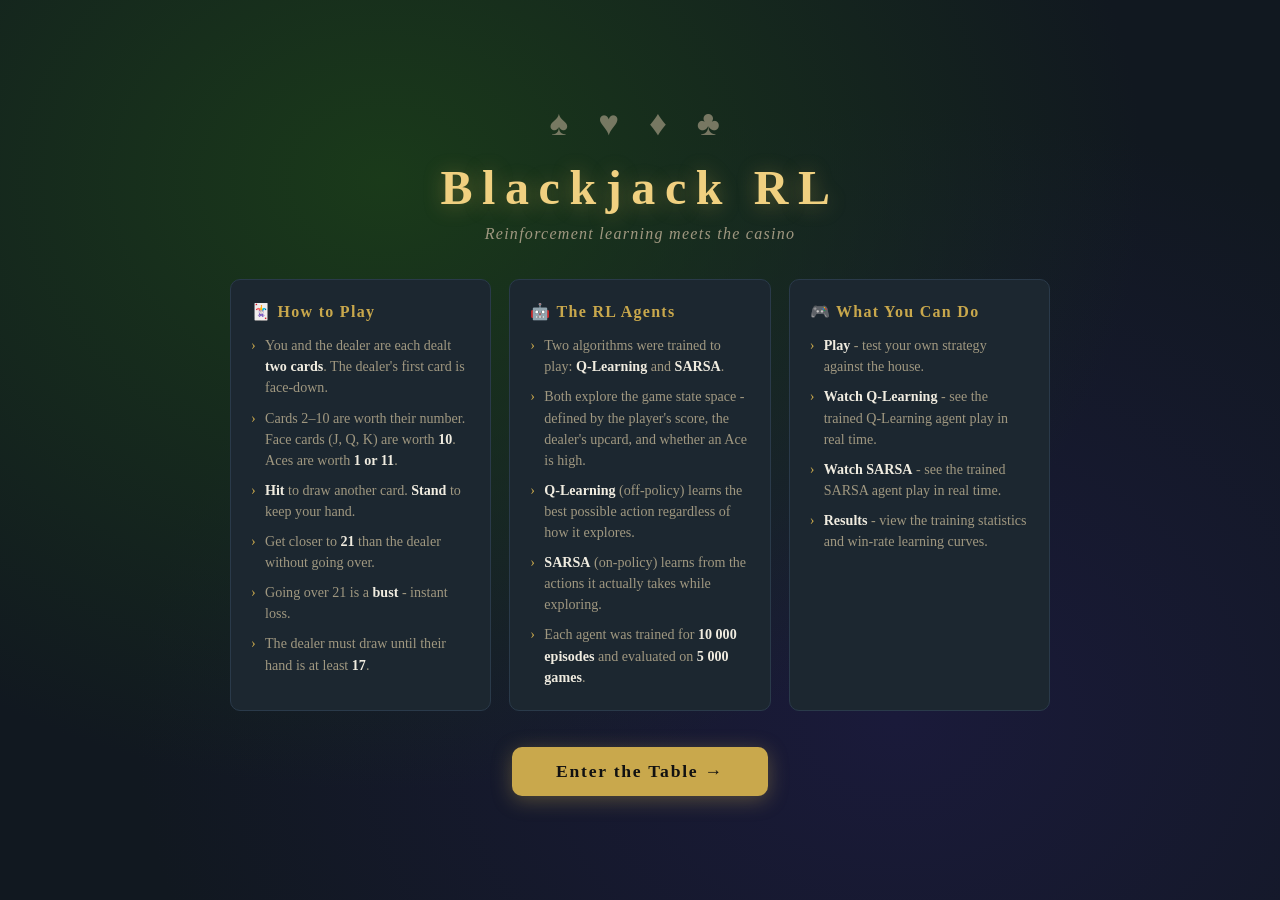
<file: templates/index.html>
<!DOCTYPE html>
<html lang="en">
<head>
  <meta charset="UTF-8" />
  <meta name="viewport" content="width=device-width, initial-scale=1.0" />
  <title>Blackjack RL</title>
  <link rel="stylesheet" href="/static/style.css" />
</head>
<body>

  <!-- ── Start / intro page ────────────────────────────────────────────── -->
  <div id="start-page">

    <div class="start-inner">
      <div class="start-suits">&#9824; &#9829; &#9830; &#9827;</div>
      <h1>Blackjack RL</h1>
      <p class="start-tagline">Reinforcement learning meets the casino</p>

      <div class="start-sections">

        <!-- How to play -->
        <div class="start-card">
          <h2>&#127183; How to Play</h2>
          <ul>
            <li>You and the dealer are each dealt <strong>two cards</strong>. The dealer's first card is face‑down.</li>
            <li>Cards 2–10 are worth their number. Face cards (J, Q, K) are worth <strong>10</strong>. Aces are worth <strong>1 or 11</strong>.</li>
            <li><strong>Hit</strong> to draw another card. <strong>Stand</strong> to keep your hand.</li>
            <li>Get closer to <strong>21</strong> than the dealer without going over.</li>
            <li>Going over 21 is a <strong>bust</strong> - instant loss.</li>
            <li>The dealer must draw until their hand is at least <strong>17</strong>.</li>
          </ul>
        </div>

        <!-- The RL project -->
        <div class="start-card">
          <h2>&#129302; The RL Agents</h2>
          <ul>
            <li>Two algorithms were trained to play: <strong>Q-Learning</strong> and <strong>SARSA</strong>.</li>
            <li>Both explore the game state space - defined by the player's score, the dealer's upcard, and whether an Ace is high.</li>
            <li><strong>Q-Learning</strong> (off-policy) learns the best possible action regardless of how it explores.</li>
            <li><strong>SARSA</strong> (on-policy) learns from the actions it actually takes while exploring.</li>
            <li>Each agent was trained for <strong>10 000 episodes</strong> and evaluated on <strong>5 000 games</strong>.</li>
          </ul>
        </div>

        <!-- Modes -->
        <div class="start-card">
          <h2>&#127918; What You Can Do</h2>
          <ul>
            <li><strong>Play</strong> - test your own strategy against the house.</li>
            <li><strong>Watch Q-Learning</strong> - see the trained Q-Learning agent play in real time.</li>
            <li><strong>Watch SARSA</strong> - see the trained SARSA agent play in real time.</li>
            <li><strong>Results</strong> - view the training statistics and win-rate learning curves.</li>
          </ul>
        </div>

      </div><!-- .start-sections -->

      <button id="btn-start" class="start-btn">Enter the Table &#8594;</button>
    </div>

  </div><!-- #start-page -->

  <!-- ── Header ─────────────────────────────────────────────────────────── -->
  <header class="hidden">
    <h1>&#9824; Blackjack RL &#9829;</h1>
    <p class="subtitle">Reinforcement learning meets the casino</p>
  </header>

  <!-- ── Mode selector ──────────────────────────────────────────────────── -->
  <div class="mode-bar hidden">
    <button class="mode-btn active" data-mode="human">&#128100; Play</button>
    <button class="mode-btn"        data-mode="qlearning">&#129302; Watch Q-Learning</button>
    <button class="mode-btn"        data-mode="sarsa">&#129302; Watch SARSA</button>
    <button class="mode-btn"        data-mode="results">&#128202; Results</button>
  </div>

  <!-- ── Main content ───────────────────────────────────────────────────── -->
  <main class="hidden">

    <!-- Game table (shown in human / AI watch modes) -->
    <section id="game-section">

      <div class="table-felt">

        <!-- Dealer area -->
        <div class="hand-area" id="dealer-area">
          <div class="hand-label">
            <span>DEALER</span>
            <span class="score" id="dealer-score"></span>
          </div>
          <div class="cards" id="dealer-cards"></div>
        </div>

        <!-- Outcome banner -->
        <div class="outcome-banner hidden" id="outcome-banner"></div>

        <!-- Player area -->
        <div class="hand-area" id="player-area">
          <div class="hand-label">
            <span>PLAYER</span>
            <span class="score" id="player-score"></span>
          </div>
          <div class="cards" id="player-cards"></div>
        </div>

      </div><!-- .table-felt -->

      <!-- Human controls -->
      <div class="controls" id="human-controls">
        <button id="btn-new"   class="ctrl-btn primary">New Game</button>
        <button id="btn-hit"   class="ctrl-btn" disabled>Hit</button>
        <button id="btn-stand" class="ctrl-btn" disabled>Stand</button>
      </div>

      <!-- AI watch controls -->
      <div class="controls hidden" id="ai-controls">
        <button id="btn-ai-new" class="ctrl-btn primary">New Game</button>
        <div class="speed-control">
          <label>Speed
            <input type="range" id="speed-slider"
                   min="200" max="1500" value="700" step="100" />
          </label>
          <span id="speed-label">0.7 s / move</span>
        </div>
      </div>

      <!-- Session stats bar -->
      <div class="session-stats">
        <span class="stat win">W <strong id="stat-w">0</strong></span>
        <span class="stat loss">L <strong id="stat-l">0</strong></span>
        <span class="stat push">P <strong id="stat-p">0</strong></span>
        <span class="stat rate">Win rate <strong id="stat-rate">-</strong></span>
      </div>

    </section><!-- #game-section -->

    <!-- Results panel (shown when "Results" mode is active) -->
    <section id="results-section" class="hidden">

      <h2>Experiment Results</h2>
      <p class="results-note">
        From <code>train_agents.py</code> - 10 000 training episodes,
        5 000 evaluation episodes, averaged over 3 random seeds.
      </p>

      <div class="results-table-wrap">
        <table id="results-table">
          <thead>
            <tr>
              <th>Algorithm</th><th>Schedule</th><th>Seed</th>
              <th>Wins</th><th>Losses</th><th>Draws</th>
              <th>Win Rate</th><th>Avg Reward</th>
            </tr>
          </thead>
          <tbody id="results-tbody"></tbody>
        </table>
      </div>

      <h2>Learning Curves</h2>
      <p class="results-note">
        Win rate evaluated every 1 000 training episodes.
        Shaded bands show min–max range across seeds.
      </p>
      <canvas id="curves-canvas" width="800" height="380"></canvas>

    </section><!-- #results-section -->

  </main>

  <script src="/static/script.js"></script>
</body>
</html>
</file>
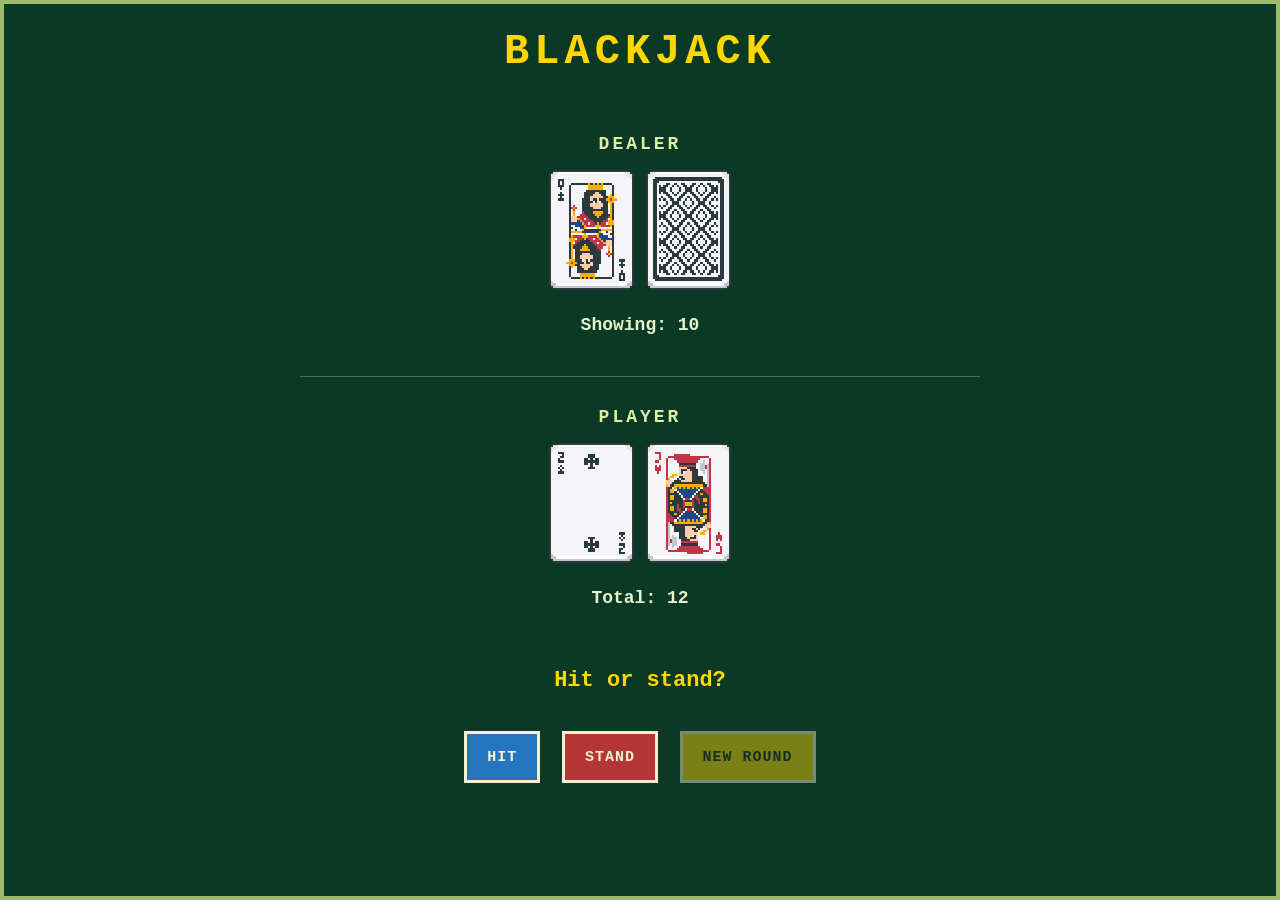
<file: demo.html>
<!DOCTYPE html>
<html lang="en">
<head>
<meta charset="UTF-8">
<meta name="viewport" content="width=device-width, initial-scale=1">
<title>Blackjack</title>

<style>
    * {
        box-sizing: border-box;
    }

    body {
        background: #0c3826;
        border: 4px solid #9dbb68;
        color: #f5f0d0;
        font-family: Consolas, "Courier New", monospace;
        font-weight: bold;
        text-align: center;
        margin: 0;
        min-height: 100vh;
        padding: 14px;
    }

    h1 {
        color: #ffd700;
        font-size: clamp(24px, 6vw, 42px);
        letter-spacing: 5px;
        margin: 10px 0 28px;
        text-transform: uppercase;
    }

    h2 {
        color: #d7f0a3;
        font-size: 18px;
        letter-spacing: 3px;
        margin: 22px 0 10px;
        text-transform: uppercase;
    }

    .hand-area {
        max-width: 680px;
        margin: 22px auto;
        padding: 8px 12px;
    }

    .hand-area + .hand-area {
        border-top: 1px solid #47745b;
    }

    .card {
        display: inline-block;
        width: 85px;
        height: 120px;
        border-radius: 0;
        margin: 6px;
        object-fit: contain;
        vertical-align: middle;
    }

    img.card {
        image-rendering: pixelated;
    }

    .fallback {
        background: #f5f0d0;
        color: #17251b;
        display: grid;
        place-items: center;
        font-size: 30px;
    }

    .score {
        display: inline-block;
        color: #e6f3c9;
        font-size: 18px;
        margin: 12px 0 4px;
        padding: 7px 12px;
        background: #0c3826;
    }

    #message {
        display: grid;
        place-items: center;
        min-height: 58px;
        margin: 24px auto 16px;
        padding: 10px;
        color: #ffd700;
        font-size: clamp(16px, 4vw, 22px);
    }

    button {
        min-height: 52px;
        border: 3px solid #f5f0d0;
        border-radius: 0;
        padding: 12px 20px;
        margin: 6px;
        font: inherit;
        font-size: 15px;
        letter-spacing: 1px;
        text-transform: uppercase;
        cursor: pointer;
        color: #f5f0d0;
        background: #222;
    }

    button:hover:not(:disabled) {
        filter: brightness(1.15);
    }

    button:focus-visible {
        outline: 4px dashed #ffd700;
        outline-offset: 5px;
    }

    button:disabled {
        opacity: 0.45;
        cursor: default;
    }

    #hit {
        background: #2475bd;
    }

    #stand {
        background: #b53636;
    }

    #newRound {
        background: #ffd700;
        color: #222;
    }

    @media (max-width: 480px) {
        .card {
            width: 68px;
            height: 96px;
        }
    }
</style>
</head>

<body>

<h1>BLACKJACK</h1>

<section class="hand-area" aria-labelledby="dealerHeading">
    <h2 id="dealerHeading">Dealer</h2>
    <div id="dealerHand" class="hand"></div>
    <p id="dealerScore" class="score"></p>
</section>

<section class="hand-area" aria-labelledby="playerHeading">
    <h2 id="playerHeading">Player</h2>
    <div id="playerHand" class="hand"></div>
    <p id="playerScore" class="score"></p>
</section>

<div id="message" aria-live="polite"></div>

<button id="hit" onclick="hit()">Hit</button>
<button id="stand" onclick="stand()">Stand</button>
<button id="newRound" onclick="newRound()">New Round</button>

<script>

const suits = ["S", "H", "D", "C"];

const ranks = [
    "A", "2", "3", "4", "5", "6", "7",
    "8", "9", "10", "J", "Q", "K"
];

let deck = [];
let player = [];
let dealer = [];
let roundOver = false;


// Card image filename
function cardImage(card) {
    const suits = {
        S: "spades",
        H: "hearts",
        D: "diamonds",
        C: "clubs"
    };

    const ranks = {
        A: "ace",
        J: "jack",
        Q: "queen",
        K: "king"
    };

    return `cards/${ranks[card.rank] || card.rank}_of_${suits[card.suit]}.png`;
}


// Create a fresh 52-card deck
function createDeck() {
    deck = [];

    for (const suit of suits) {
        for (const rank of ranks) {
            deck.push({ rank, suit });
        }
    }
}


// Fisher-Yates shuffle
function shuffleDeck() {
    for (let i = deck.length - 1; i > 0; i--) {
        const j = Math.floor(Math.random() * (i + 1));

        [deck[i], deck[j]] = [deck[j], deck[i]];
    }
}


// Draw one card
function drawCard() {
    return deck.pop();
}


// Calculate hand value
function handValue(hand) {
    let total = 0;
    let aces = 0;

    for (const card of hand) {
        if (card.rank === "A") {
            total += 11;
            aces++;
        } else if (["J", "Q", "K"].includes(card.rank)) {
            total += 10;
        } else {
            total += Number(card.rank);
        }
    }

    // Convert aces from 11 to 1 as needed
    while (total > 21 && aces > 0) {
        total -= 10;
        aces--;
    }

    return total;
}


// Natural blackjack
function isBlackjack(hand) {
    return hand.length === 2 && handValue(hand) === 21;
}


// Render a hand
function renderHand(elementId, hand, hideHoleCard = false) {
    const container = document.getElementById(elementId);
    container.innerHTML = "";

    hand.forEach((card, index) => {

        if (hideHoleCard && index === 1) {
            const back = document.createElement("img");

            back.className = "card";
            back.src = "cards/back.png";
            back.alt = "Hidden card";
            container.appendChild(back);

        } else {
            const img = document.createElement("img");

            img.className = "card";
            img.alt = card.rank + card.suit;

            // Text fallback if a PNG is missing
            img.onerror = function () {
                const fallback = document.createElement("div");
                const symbols = {
                    S: "♠",
                    H: "♥",
                    D: "♦",
                    C: "♣"
                };

                fallback.className = "card fallback";
                fallback.textContent =
                    card.rank + symbols[card.suit];

                if (["H", "D"].includes(card.suit)) {
                    fallback.style.color = "red";
                }

                img.replaceWith(fallback);
            };

            img.src = cardImage(card);
            container.appendChild(img);
        }
    });
}


// Update the table
function render() {
    renderHand("playerHand", player);
    renderHand("dealerHand", dealer, !roundOver);

    document.getElementById("playerScore").textContent =
        "Total: " + handValue(player);

    document.getElementById("dealerScore").textContent =
        roundOver
            ? "Total: " + handValue(dealer)
            : "Showing: " + handValue([dealer[0]]);

    document.getElementById("hit").disabled = roundOver;
    document.getElementById("stand").disabled = roundOver;
    document.getElementById("newRound").disabled = !roundOver;
}


// Display a message
function message(text) {
    document.getElementById("message").textContent = text;
}


// End the round
function endRound(text) {
    roundOver = true;
    message(text);
    render();
}


// Start a new round
function newRound() {
    player = [];
    dealer = [];
    roundOver = false;

    // All cards returned and reshuffled
    createDeck();
    shuffleDeck();

    // Initial deal
    player.push(drawCard());
    dealer.push(drawCard());
    player.push(drawCard());
    dealer.push(drawCard());

    message("Hit or stand?");
    render();

    // Check initial blackjacks
    const playerBJ = isBlackjack(player);
    const dealerBJ = isBlackjack(dealer);

    if (playerBJ && dealerBJ) {
        endRound("Both blackjack! Push.");
    } else if (playerBJ) {
        endRound("Blackjack! You win!");
    } else if (dealerBJ) {
        endRound("Dealer blackjack! You lose.");
    }
}


// Player hits
function hit() {
    if (roundOver) return;

    player.push(drawCard());

    const total = handValue(player);

    if (total > 21) {
        endRound("Bust! You lose.");
    } else if (total === 21) {
        stand();
    } else {
        render();
    }
}


// Player stands
function stand() {
    if (roundOver) return;

    // Dealer hits until reaching 17
    while (handValue(dealer) < 17) {
        dealer.push(drawCard());
    }

    const playerTotal = handValue(player);
    const dealerTotal = handValue(dealer);

    if (dealerTotal > 21) {
        endRound("Dealer busts! You win!");
    } else if (playerTotal > dealerTotal) {
        endRound("You win!");
    } else if (playerTotal < dealerTotal) {
        endRound("Dealer wins!");
    } else {
        endRound("Push! It's a tie.");
    }
}


// Start immediately
newRound();

</script>
</body>
</html>
</file>
<file: static/style.css>
/* style.css - Blackjack RL web interface */

/* ── Reset & base ─────────────────────────────────────────────────────────── */
*, *::before, *::after { box-sizing: border-box; margin: 0; padding: 0; }

:root {
  --felt:        #1a6b30;
  --felt-dark:   #0f4a21;
  --felt-light:  #237a38;
  --gold:        #c9a84c;
  --gold-light:  #f0d080;
  --text:        #f0ece0;
  --text-dim:    #a09880;
  --card-bg:     #fdfaf2;
  --red:         #c0392b;
  --win-green:   #27ae60;
  --loss-red:    #c0392b;
  --push-gold:   #f39c12;
  --bg:          #111820;
  --panel:       #1c2730;
  --border:      #2a3a4a;
  --radius:      10px;
}

html, body {
  height: 100%;
  font-family: 'Georgia', serif;
  background: var(--bg);
  color: var(--text);
}

/* ── Start page ───────────────────────────────────────────────────────────── */
#start-page {
  min-height: 100vh;
  display: flex;
  align-items: center;
  justify-content: center;
  background:
    radial-gradient(ellipse at 30% 20%, #1a3a1a 0%, transparent 60%),
    radial-gradient(ellipse at 70% 80%, #1a1a3a 0%, transparent 60%),
    var(--bg);
  padding: 32px 16px;
}

.start-inner {
  max-width: 820px;
  width: 100%;
  text-align: center;
}

.start-suits {
  font-size: 2.2rem;
  letter-spacing: .3em;
  margin-bottom: 16px;
  opacity: .7;
}
/* colour the red suits */
.start-suits { color: var(--text-dim); }

.start-inner h1 {
  font-size: 3rem;
  letter-spacing: .2em;
  color: var(--gold-light);
  text-shadow: 0 2px 20px rgba(201,168,76,.4);
  margin-bottom: 10px;
}

.start-tagline {
  font-size: 1rem;
  color: var(--text-dim);
  font-style: italic;
  letter-spacing: .08em;
  margin-bottom: 36px;
}

.start-sections {
  display: grid;
  grid-template-columns: repeat(auto-fit, minmax(230px, 1fr));
  gap: 18px;
  margin-bottom: 36px;
  text-align: left;
}

.start-card {
  background: var(--panel);
  border: 1px solid var(--border);
  border-radius: var(--radius);
  padding: 22px 20px;
}

.start-card h2 {
  font-size: 1rem;
  color: var(--gold);
  letter-spacing: .08em;
  margin-bottom: 14px;
}

.start-card ul {
  list-style: none;
  display: flex;
  flex-direction: column;
  gap: 9px;
}

.start-card li {
  font-size: .88rem;
  color: var(--text-dim);
  line-height: 1.5;
  padding-left: 14px;
  position: relative;
}

.start-card li::before {
  content: "›";
  position: absolute;
  left: 0;
  color: var(--gold);
}

.start-card li strong { color: var(--text); }

.start-btn {
  padding: 14px 44px;
  background: var(--gold);
  border: none;
  border-radius: var(--radius);
  color: #111;
  font-size: 1.1rem;
  font-weight: bold;
  font-family: inherit;
  letter-spacing: .1em;
  cursor: pointer;
  transition: background .2s, transform .15s;
  box-shadow: 0 4px 20px rgba(201,168,76,.35);
}

.start-btn:hover {
  background: var(--gold-light);
  transform: translateY(-2px);
}

/* ── Header ───────────────────────────────────────────────────────────────── */
header {
  text-align: center;
  padding: 28px 0 18px;
  background: linear-gradient(180deg, #0a1018 0%, #111820 100%);
  border-bottom: 2px solid var(--gold);
}

header h1 {
  font-size: 2.4rem;
  letter-spacing: .18em;
  color: var(--gold-light);
  text-shadow: 0 2px 12px rgba(201,168,76,.5);
}

header .subtitle {
  margin-top: 6px;
  font-size: .9rem;
  color: var(--text-dim);
  font-style: italic;
  letter-spacing: .08em;
}

/* ── Mode bar ─────────────────────────────────────────────────────────────── */
.mode-bar {
  display: flex;
  justify-content: center;
  gap: 8px;
  padding: 14px 16px;
  background: var(--panel);
  border-bottom: 1px solid var(--border);
  flex-wrap: wrap;
}

.mode-btn {
  padding: 8px 20px;
  border: 1px solid var(--border);
  border-radius: 20px;
  background: transparent;
  color: var(--text-dim);
  font-size: .9rem;
  cursor: pointer;
  transition: all .2s;
  font-family: inherit;
  letter-spacing: .05em;
}

.mode-btn:hover  { border-color: var(--gold); color: var(--gold); }
.mode-btn.active {
  background: var(--gold);
  border-color: var(--gold);
  color: #111;
  font-weight: bold;
}

/* ── Main layout ──────────────────────────────────────────────────────────── */
main {
  max-width: 860px;
  margin: 32px auto;
  padding: 0 16px;
}

.hidden { display: none !important; }

/* ── Table felt ───────────────────────────────────────────────────────────── */
.table-felt {
  background: radial-gradient(ellipse at 50% 40%,
    var(--felt-light) 0%, var(--felt) 50%, var(--felt-dark) 100%);
  border-radius: 24px;
  border: 6px solid #0a3015;
  box-shadow:
    inset 0 0 60px rgba(0,0,0,.35),
    0 8px 32px rgba(0,0,0,.6);
  padding: 36px 32px;
  min-height: 340px;
  display: flex;
  flex-direction: column;
  gap: 10px;
  position: relative;
}

/* ── Hand areas ───────────────────────────────────────────────────────────── */
.hand-area {
  display: flex;
  flex-direction: column;
  gap: 10px;
}

.hand-label {
  display: flex;
  align-items: baseline;
  gap: 10px;
  font-size: .78rem;
  letter-spacing: .15em;
  color: rgba(255,255,255,.55);
  text-transform: uppercase;
}

.hand-label .score {
  font-size: 1.1rem;
  font-weight: bold;
  color: var(--gold-light);
}

.cards {
  display: flex;
  flex-wrap: wrap;
  gap: 10px;
  min-height: 110px;
  align-items: center;
}

/* ── Playing card ─────────────────────────────────────────────────────────── */
.card {
  width: 72px;
  height: 104px;
  background: var(--card-bg);
  border-radius: 8px;
  box-shadow: 2px 4px 10px rgba(0,0,0,.45);
  display: grid;
  grid-template-rows: 1fr auto 1fr;
  padding: 6px 7px;
  font-weight: bold;
  position: relative;
  animation: deal .25s ease-out;
  flex-shrink: 0;
}

@keyframes deal {
  from { opacity: 0; transform: translateY(-18px) scale(.9); }
  to   { opacity: 1; transform: translateY(0)     scale(1);  }
}

.card .rank-top  { font-size: 1.1rem; line-height: 1; align-self: start; }
.card .suit-mid  {
  font-size: 1.7rem;
  text-align: center;
  line-height: 1;
  align-self: center;
}
.card .rank-bot  {
  font-size: 1.1rem;
  line-height: 1;
  align-self: end;
  text-align: right;
  transform: rotate(180deg);
}

.card.red  { color: var(--red); }
.card.black { color: #1a1a2e; }

/* Face-down / hidden card */
.card.hidden {
  background:
    repeating-linear-gradient(
      45deg,
      #1a3a8a 0px, #1a3a8a 6px,
      #1e44a0 6px, #1e44a0 12px
    );
  border: 2px solid #2244bb;
}
.card.hidden .rank-top,
.card.hidden .suit-mid,
.card.hidden .rank-bot { display: none; }

/* ── Outcome banner ───────────────────────────────────────────────────────── */
.outcome-banner {
  text-align: center;
  font-size: 1.5rem;
  font-weight: bold;
  letter-spacing: .12em;
  padding: 10px 0;
  text-shadow: 0 2px 8px rgba(0,0,0,.5);
  animation: pop .3s ease-out;
}

@keyframes pop {
  from { transform: scale(.7); opacity: 0; }
  to   { transform: scale(1);  opacity: 1; }
}

.outcome-banner.win  { color: #5dfc8a; }
.outcome-banner.loss { color: #ff6b6b; }
.outcome-banner.push { color: var(--gold-light); }

/* ── Controls ─────────────────────────────────────────────────────────────── */
.controls {
  display: flex;
  justify-content: center;
  align-items: center;
  gap: 14px;
  margin-top: 24px;
  flex-wrap: wrap;
}

.ctrl-btn {
  padding: 11px 30px;
  border: 2px solid var(--border);
  border-radius: var(--radius);
  background: var(--panel);
  color: var(--text);
  font-size: 1rem;
  cursor: pointer;
  font-family: inherit;
  letter-spacing: .06em;
  transition: all .2s;
}

.ctrl-btn:hover:not(:disabled) {
  border-color: var(--gold);
  color: var(--gold);
}

.ctrl-btn.primary {
  background: var(--gold);
  border-color: var(--gold);
  color: #111;
  font-weight: bold;
}

.ctrl-btn.primary:hover { background: var(--gold-light); }

.ctrl-btn:disabled {
  opacity: .35;
  cursor: not-allowed;
}

/* Speed control (AI mode) */
.speed-control {
  display: flex;
  align-items: center;
  gap: 10px;
  font-size: .85rem;
  color: var(--text-dim);
}

.speed-control input[type=range] {
  width: 120px;
  accent-color: var(--gold);
}

/* ── Session stats ────────────────────────────────────────────────────────── */
.session-stats {
  display: flex;
  justify-content: center;
  gap: 28px;
  margin-top: 16px;
  font-size: .88rem;
  letter-spacing: .06em;
  color: var(--text-dim);
}

.stat strong { font-size: 1rem; margin-left: 4px; }
.stat.win  strong { color: #5dfc8a; }
.stat.loss strong { color: #ff6b6b; }
.stat.push strong { color: var(--gold-light); }
.stat.rate strong { color: var(--text); }

/* ── Results section ──────────────────────────────────────────────────────── */
#results-section { display: flex; flex-direction: column; gap: 18px; }

#results-section h2 {
  font-size: 1.3rem;
  color: var(--gold-light);
  letter-spacing: .1em;
  border-bottom: 1px solid var(--border);
  padding-bottom: 8px;
}

.results-note {
  font-size: .85rem;
  color: var(--text-dim);
  font-style: italic;
}

.results-note code {
  font-style: normal;
  color: var(--gold);
  background: rgba(201,168,76,.12);
  padding: 1px 5px;
  border-radius: 4px;
}

/* Results table */
.results-table-wrap {
  overflow-x: auto;
  border-radius: var(--radius);
  border: 1px solid var(--border);
}

#results-table {
  width: 100%;
  border-collapse: collapse;
  font-size: .85rem;
}

#results-table th {
  background: #1c2d3a;
  color: var(--gold);
  padding: 10px 12px;
  text-align: left;
  letter-spacing: .06em;
  font-size: .78rem;
  text-transform: uppercase;
}

#results-table td {
  padding: 9px 12px;
  border-top: 1px solid var(--border);
  color: var(--text);
}

#results-table tr:hover td { background: rgba(255,255,255,.04); }

/* Learning curves canvas */
#curves-canvas {
  width: 100%;
  height: auto;
  border-radius: var(--radius);
  background: #131e28;
  border: 1px solid var(--border);
}
</file>
